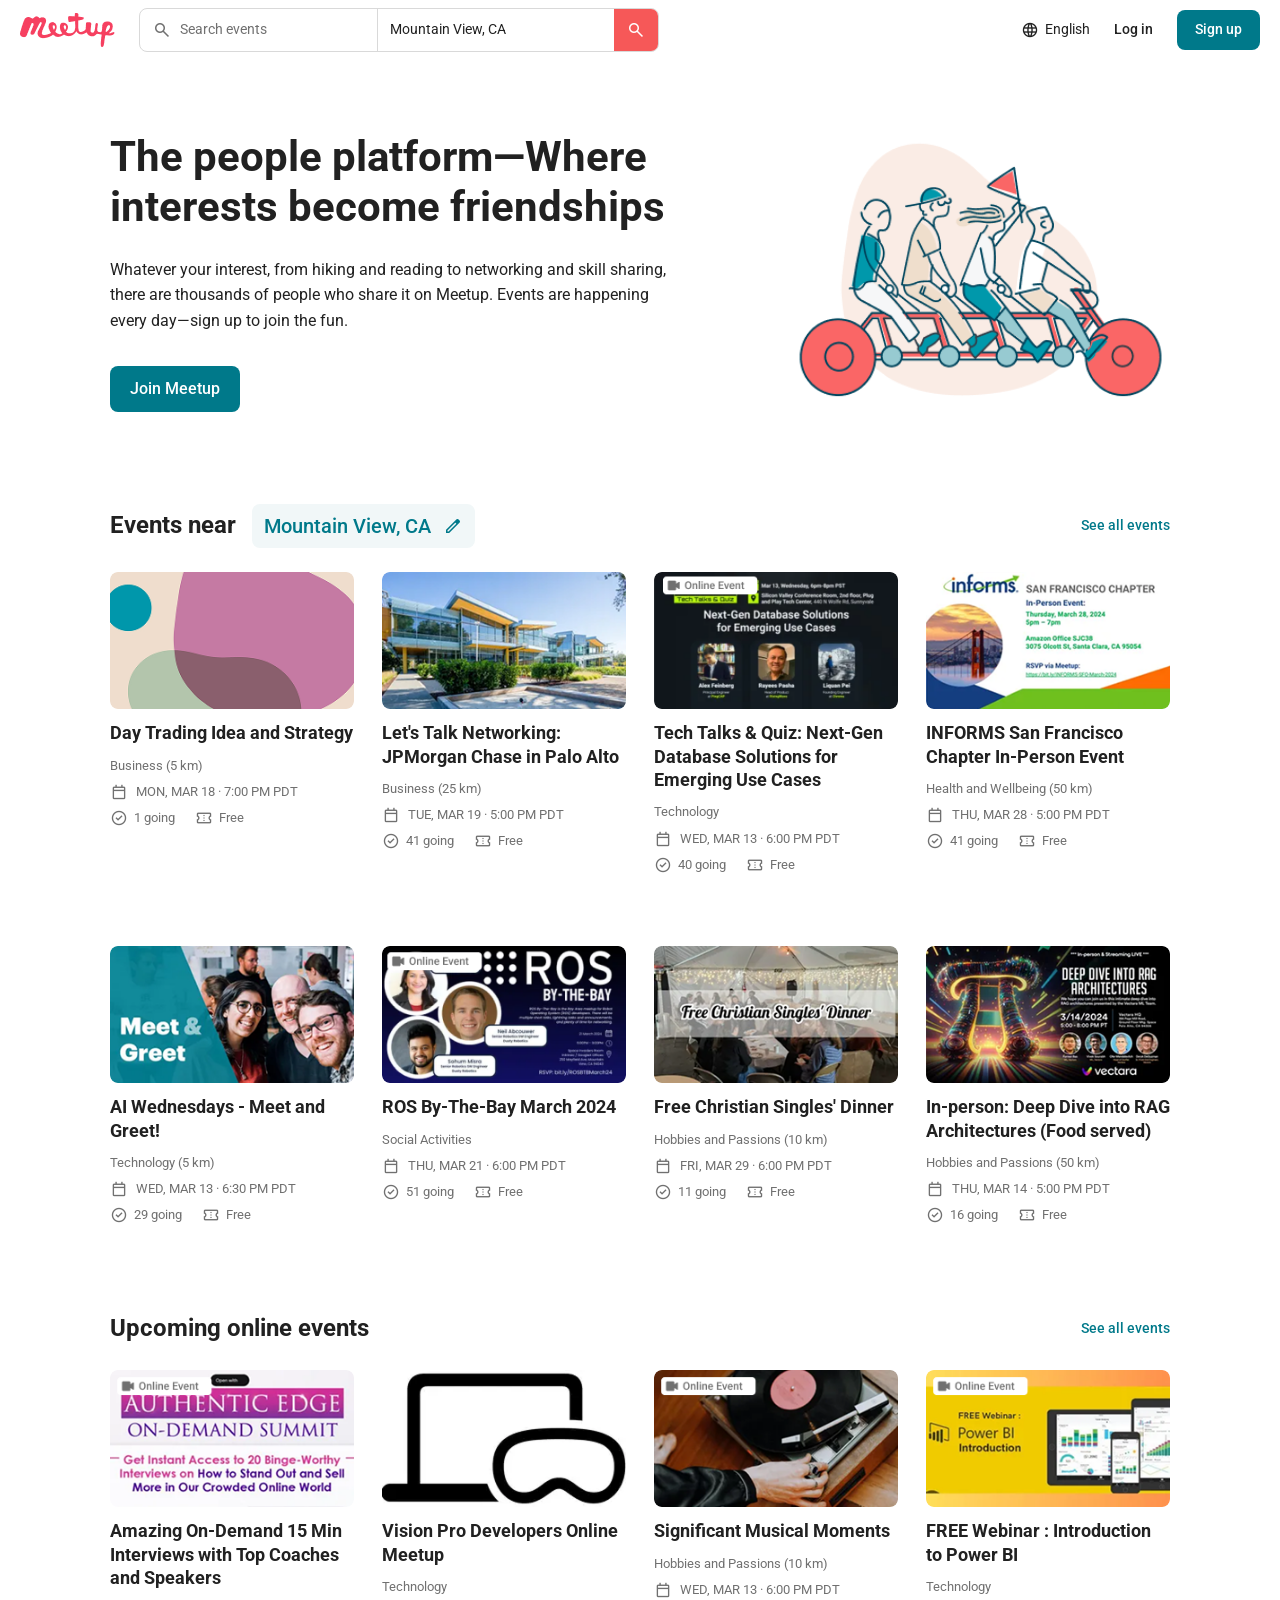
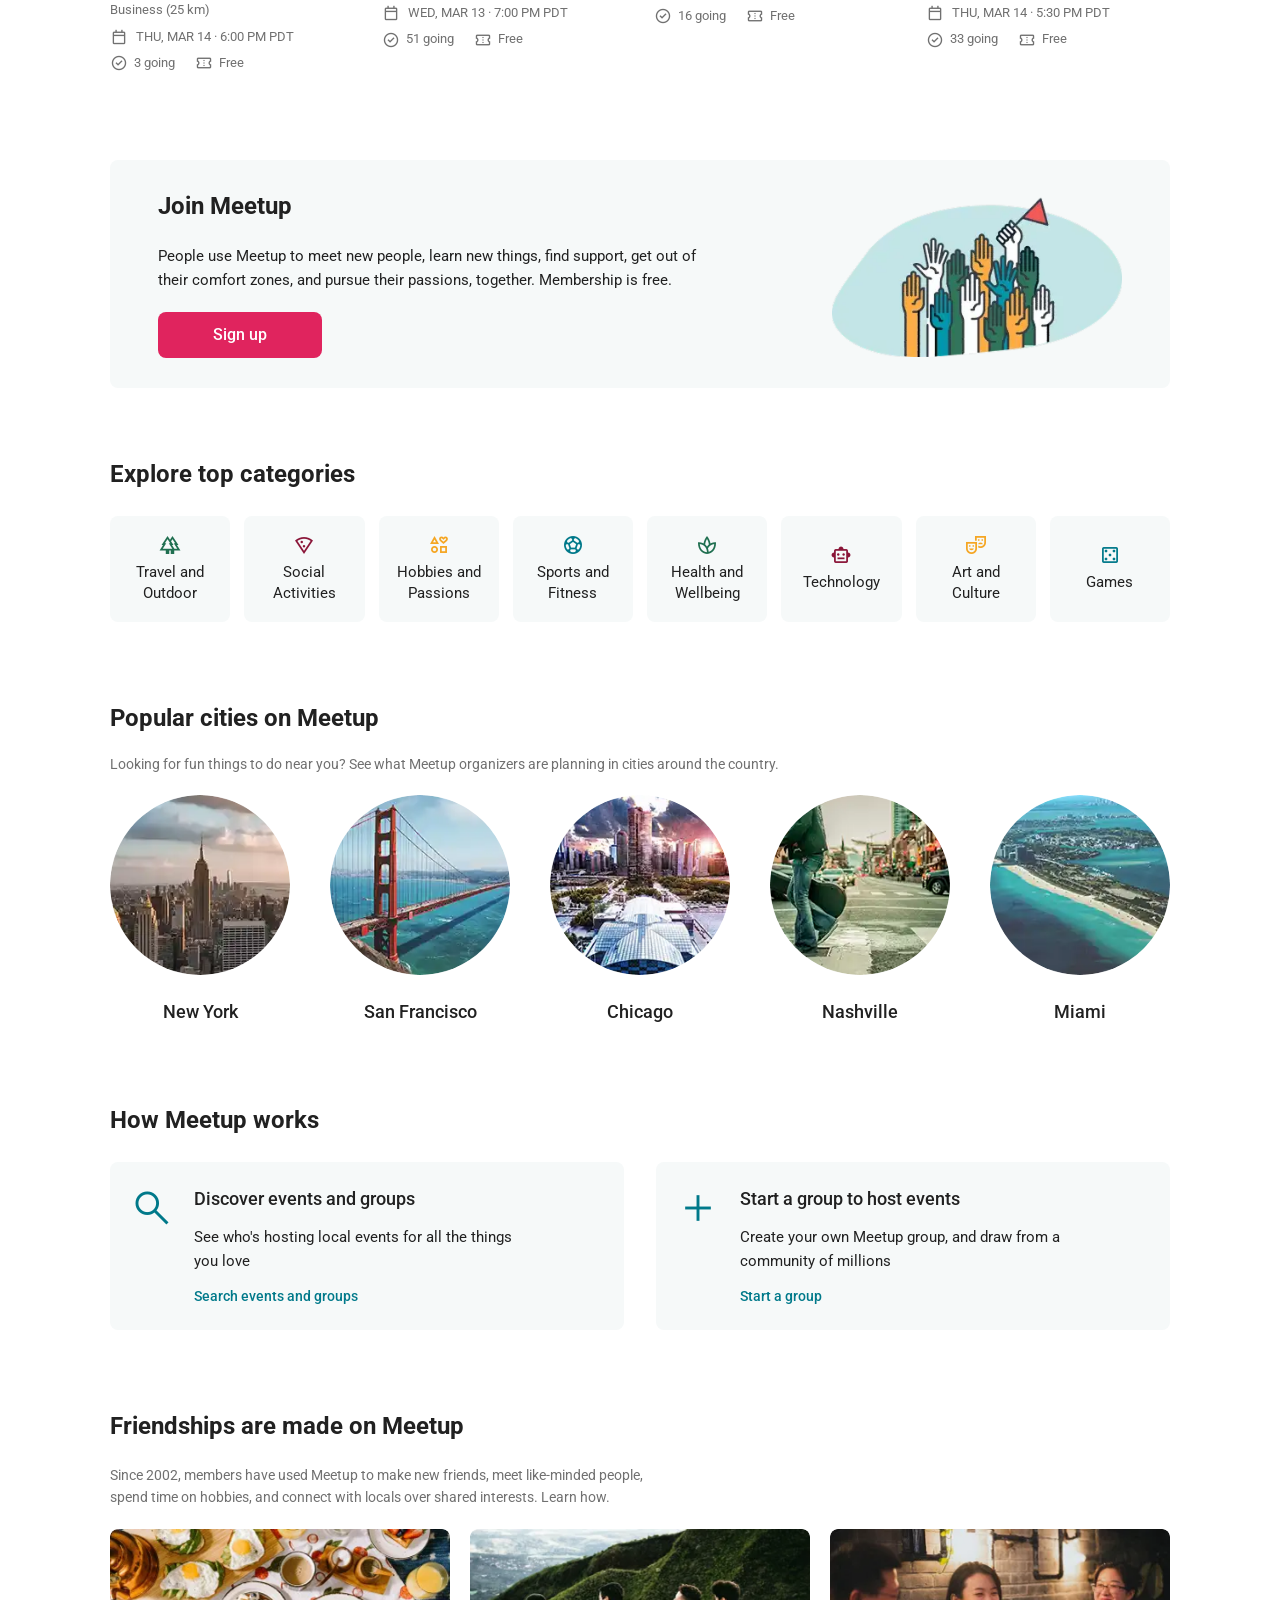
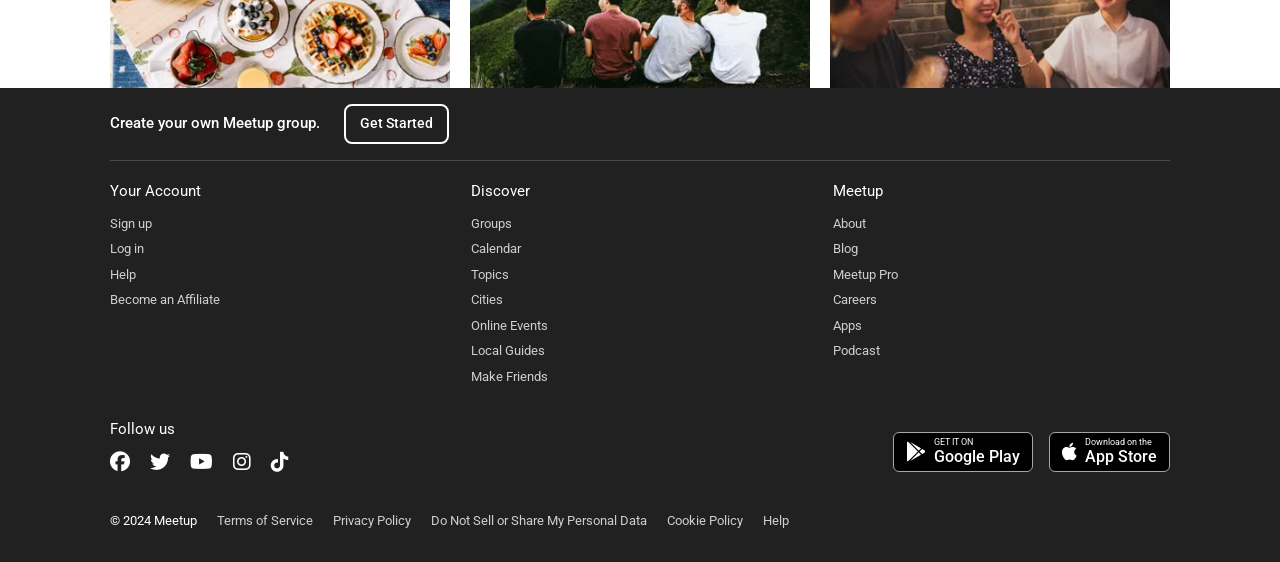
<file: index.html>
<!DOCTYPE html>
<html lang="en">
<head>
    <meta charset="UTF-8">
    <meta name="viewport" content="width=device-width, initial-scale=1.0">
    <title>Meetup</title>
    <link rel="icon" type="image/png" href="assets/icons/meetLogo.png">
    <link rel="preconnect" href="https://fonts.googleapis.com">
    <link rel="preconnect" href="https://fonts.gstatic.com" crossorigin>
    <link rel="stylesheet" href="https://fonts.googleapis.com/css2?family=Roboto:ital,wght@0,400;0,500;0,700;1,700&display=swap">
    <link rel="stylesheet" href="https://fonts.googleapis.com/css2?family=Material+Symbols+Outlined">
    <link rel="stylesheet" href="https://cdnjs.cloudflare.com/ajax/libs/font-awesome/6.5.2/css/all.min.css">
    <link rel="stylesheet" href="css/style.css">
</head>
<body>
    <header class="header" id="header"></header>

    <main>
        <section class="hero" id="hero"></section>
        <section class="events" id="events"></section>
        <section class="events" id="online-events"></section>
        <section class="join" id="join"></section>
        <section class="categories" id="categories"></section>
        <section class="cities" id="cities"></section>
        <section class="how-works" id="how-works"></section>
        <section class="friendships" id="friendships"></section>
    </main>

    <footer class="footer" id="footer"></footer>

    <script src="js/common.js"></script>
    <script src="js/main.js"></script>
</body>
</html>
</file>
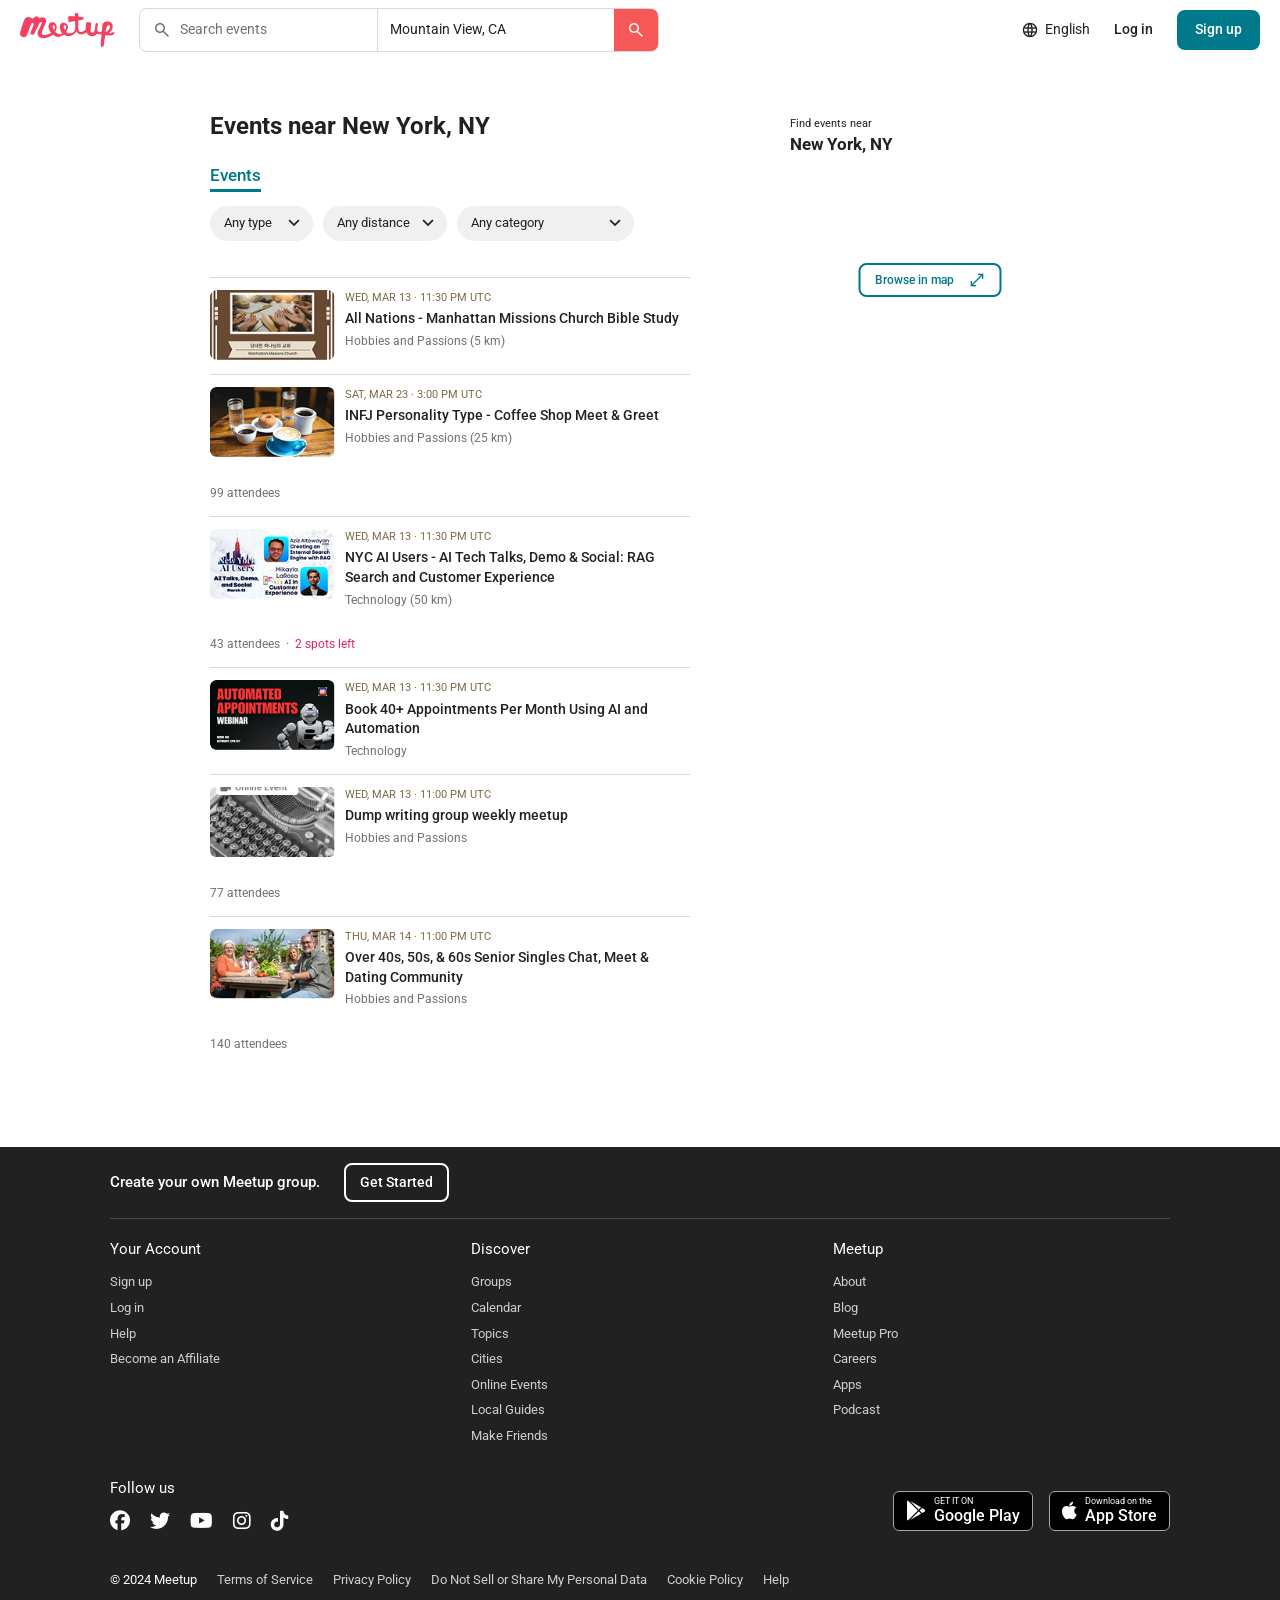
<file: events.html>
<!DOCTYPE html>
<html lang="en">
<head>
    <meta charset="UTF-8">
    <meta name="viewport" content="width=device-width, initial-scale=1.0">
    <title>Events near New York, NY | Meetup</title>
    <link rel="icon" type="image/png" href="assets/icons/meetLogo.png">
    <link rel="preconnect" href="https://fonts.googleapis.com">
    <link rel="preconnect" href="https://fonts.gstatic.com" crossorigin>
    <link rel="stylesheet" href="https://fonts.googleapis.com/css2?family=Roboto:ital,wght@0,400;0,500;0,700;1,700&display=swap">
    <link rel="stylesheet" href="https://fonts.googleapis.com/css2?family=Material+Symbols+Outlined">
    <link rel="stylesheet" href="https://cdnjs.cloudflare.com/ajax/libs/font-awesome/6.5.2/css/all.min.css">
    <link rel="stylesheet" href="css/style.css">
    <link rel="stylesheet" href="css/events.css">
</head>
<body>
    <header class="header" id="header"></header>

    <main class="search-page" id="search-page"></main>

    <footer class="footer" id="footer"></footer>

    <script src="js/common.js"></script>
    <script src="js/events.js"></script>
</body>
</html>
</file>
<file: css/style.css>
:root {
    --color-primary: #00798a;
    --color-primary-hover: #006473;
    --color-accent: #f65858;
    --color-logo: #f64060;
    --color-text: #212121;
    --color-text-muted: #707070;
    --color-border: #d9d9d9;
    --color-bg-soft: #f1f7f8;
    --color-placeholder: #e5e5e5;
    --color-pink: #e0245e;
    --color-pink-hover: #c51d51;
    --color-bg-light: #f6f9f9;

    --font-main: "Roboto", "Helvetica Neue", Arial, sans-serif;
    --container: 1100px;
    --radius: 8px;
}

*,
*::before,
*::after {
    box-sizing: border-box;
    margin: 0;
    padding: 0;
}

body {
    font-family: var(--font-main);
    font-size: 14px;
    line-height: 1.4;
    color: var(--color-text);
    background: #fff;
}

a {
    color: inherit;
    text-decoration: none;
}

button,
input {
    font: inherit;
    color: inherit;
    border: none;
    background: none;
}

button {
    cursor: pointer;
}

img {
    display: block;
    max-width: 100%;
}

.container {
    max-width: var(--container);
    margin: 0 auto;
    padding: 0 20px;
}

.placeholder {
    background: var(--color-placeholder);
}

/* Material Symbols */
.m-icon {
    font-size: 18px;
    flex-shrink: 0;
}

.events__location .m-icon {
    font-size: 20px;
}

/* Кнопки */
.btn {
    display: inline-block;
    padding: 12px 20px;
    border-radius: var(--radius);
    background: var(--color-primary);
    color: #fff;
    font-weight: 500;
    font-size: 16px;
    transition: background 0.2s;
}

.btn:hover {
    background: var(--color-primary-hover);
}

.btn--small {
    padding: 10px 18px;
    font-size: 14px;
}

/* ---------- Header ---------- */
.header__inner {
    display: flex;
    align-items: center;
    gap: 24px;
    padding: 8px 20px;
}

.header__logo {
    font-size: 30px;
    font-weight: 700;
    font-style: italic;
    color: var(--color-logo);
    flex-shrink: 0;
}

.header__logo-img {
    height: 34px;
    width: auto;
}

.search {
    display: flex;
    align-items: stretch;
    flex: 0 1 520px;
    height: 44px;
    border: 1px solid var(--color-border);
    border-radius: var(--radius);
    overflow: hidden;
}

.search__field {
    display: flex;
    align-items: center;
    gap: 8px;
    flex: 1;
    padding: 0 12px;
    border-right: 1px solid var(--color-border);
}

.search__icon {
    font-size: 20px;
    color: var(--color-text-muted);
}

.search__btn-icon {
    font-size: 20px;
    color: #fff;
}

.search__input {
    width: 100%;
    outline: none;
}

.search__input::placeholder {
    color: var(--color-text-muted);
}

.search__location {
    flex: 1;
    padding: 0 12px;
}

.search__btn {
    display: flex;
    align-items: center;
    justify-content: center;
    width: 44px;
    background: var(--color-accent);
}

.header__nav {
    display: flex;
    align-items: center;
    gap: 24px;
    margin-left: auto;
}

.header__lang {
    display: flex;
    align-items: center;
    gap: 6px;
}

.header__login {
    font-weight: 500;
}

/* ---------- Hero ---------- */
.hero {
    padding: 70px 0 90px;
}

.hero__inner {
    display: flex;
    align-items: center;
    justify-content: space-between;
    gap: 40px;
}

.hero__content {
    max-width: 560px;
}

.hero__title {
    font-size: 42px;
    line-height: 1.2;
    font-weight: 700;
    margin-bottom: 24px;
}

.hero__text {
    font-size: 16px;
    line-height: 1.6;
    margin-bottom: 32px;
}

.hero__image {
    width: 400px;
    height: auto;
    flex-shrink: 0;
    object-fit: contain;
}

/* Ссылка на картинке работает только на мобилке, на десктопе для этого есть кнопка */
.hero__image-link {
    display: block;
    flex-shrink: 0;
    pointer-events: none;
}

.hero__image.placeholder {
    height: 280px;
}

/* ---------- Events ---------- */
.events {
    padding-bottom: 80px;
}

.events__head {
    display: flex;
    align-items: center;
    justify-content: space-between;
    gap: 16px;
    margin-bottom: 24px;
}

.events__head-left {
    display: flex;
    align-items: center;
    gap: 16px;
    flex-wrap: wrap;
}

.events__title {
    font-size: 24px;
    font-weight: 700;
}

.events__location {
    display: flex;
    align-items: center;
    gap: 12px;
    padding: 8px 12px;
    border-radius: var(--radius);
    background: var(--color-bg-soft);
    color: var(--color-primary);
    font-size: 20px;
    font-weight: 500;
}

.events__see-all {
    color: var(--color-primary);
    font-weight: 500;
}

.events__see-all:hover {
    text-decoration: underline;
}

.events__list {
    display: grid;
    grid-template-columns: repeat(4, 1fr);
    gap: 64px 28px;
}

.event-card {
    display: flex;
    flex-direction: column;
}

.event-card__media {
    margin-bottom: 12px;
}

.event-card__image {
    width: 100%;
    aspect-ratio: 16 / 9;
    object-fit: cover;
    border-radius: var(--radius);
}

.event-card__title {
    font-size: 18px;
    line-height: 1.3;
    font-weight: 700;
    margin-bottom: 12px;
}

.event-card__category {
    color: var(--color-text-muted);
    font-size: 13px;
    margin-bottom: 8px;
}

.event-card__row {
    display: flex;
    align-items: center;
    gap: 8px;
    font-size: 13px;
    color: var(--color-text-muted);
    margin-bottom: 8px;
}

.event-card__meta {
    display: flex;
    align-items: center;
    gap: 6px;
    margin-right: 12px;
}

/* Элементы для мобильной версии */
.event-card__online,
.event-card__attendees {
    display: none;
}

/* ---------- Join Meetup ---------- */
.btn--pink {
    background: var(--color-pink);
}

.btn--pink:hover {
    background: var(--color-pink-hover);
}

.join {
    padding-bottom: 70px;
}

.join__banner {
    display: flex;
    align-items: center;
    justify-content: space-between;
    gap: 40px;
    padding: 30px 48px;
    border-radius: var(--radius);
    background: var(--color-bg-light);
}

.join__content {
    max-width: 560px;
}

.join__title {
    font-size: 24px;
    font-weight: 700;
    margin-bottom: 20px;
}

.join__text {
    font-size: 15px;
    line-height: 1.6;
    margin-bottom: 20px;
}

.join__btn {
    min-width: 164px;
    text-align: center;
}

.join__image {
    width: 290px;
    height: auto;
    flex-shrink: 0;
    object-fit: contain;
}

.join__image.placeholder {
    height: 150px;
}

/* ---------- Categories ---------- */
.categories {
    padding-bottom: 80px;
}

.categories__list {
    display: grid;
    grid-template-columns: repeat(8, 1fr);
    gap: 14px;
}

.category-card {
    display: flex;
    flex-direction: column;
    align-items: center;
    justify-content: center;
    gap: 6px;
    min-height: 96px;
    padding: 18px 10px;
    border-radius: var(--radius);
    background: var(--color-bg-light);
    text-align: center;
    font-size: 15px;
    line-height: 1.4;
    transition: background 0.2s;
}

.category-card:hover {
    background: var(--color-bg-soft);
}

/* ограничиваем ширину, чтобы названия переносились одинаково */
.category-card__title {
    max-width: 95px;
}

.category-card__icon {
    font-size: 22px;
    width: 22px;
    height: 22px;
}

/* Общий заголовок секции */
.section-title {
    font-size: 24px;
    font-weight: 700;
    margin-bottom: 24px;
}

/* ---------- Popular cities ---------- */
.cities {
    padding-bottom: 80px;
}

.cities .section-title {
    margin-bottom: 20px;
}

.cities__subtitle {
    color: var(--color-text-muted);
    margin-bottom: 20px;
}

.cities__list {
    display: grid;
    grid-template-columns: repeat(5, 1fr);
    gap: 40px;
}

.city-card {
    display: flex;
    flex-direction: column;
    align-items: center;
    gap: 24px;
}

.city-card__image {
    width: 100%;
    aspect-ratio: 1 / 1;
    border-radius: 50%;
    object-fit: cover;
}

.city-card__name {
    font-size: 18px;
    font-weight: 500;
}

.city-card:hover .city-card__name {
    text-decoration: underline;
}

/* ---------- How Meetup works ---------- */
.how-works {
    padding-bottom: 80px;
}

.how-works__list {
    display: grid;
    grid-template-columns: repeat(2, 1fr);
    gap: 32px;
}

.how-card {
    display: flex;
    align-items: flex-start;
    gap: 20px;
    padding: 24px 24px 24px 20px;
    border-radius: var(--radius);
    background: var(--color-bg-light);
}

.how-card__icon {
    font-size: 44px;
    color: var(--color-primary);
    flex-shrink: 0;
}

.how-card__content {
    max-width: 330px;
}

.how-card__title {
    font-size: 18px;
    font-weight: 500;
    margin-bottom: 14px;
}

.how-card__text {
    font-size: 15px;
    line-height: 1.6;
    margin-bottom: 14px;
}

.how-card__link {
    color: var(--color-primary);
    font-weight: 500;
}

.how-card__link:hover {
    text-decoration: underline;
}

/* ---------- Friendships ---------- */

.friendships {
    padding-bottom: 0;
}

.friendships .section-title {
    margin-bottom: 20px;
}

.friendships__text {
    max-width: 560px;
    color: var(--color-text-muted);
    line-height: 1.6;
    margin-bottom: 20px;
}

.friendships__link {
    color: var(--color-text-muted);
}

.friendships__link:hover {
    text-decoration: underline;
}

.friendships__list {
    display: grid;
    grid-template-columns: repeat(3, 1fr);
    gap: 20px;
}

.friendships__image {
    width: 100%;
    aspect-ratio: 376 / 191.5;
    object-fit: cover;
    border-radius: var(--radius);
}

/* Текст карточки — только для мобилки */
.friendship-card__body {
    display: none;
}

/* ---------- Footer ---------- */
.footer {
    position: relative;
    z-index: 1;
    margin-top: -14px;
    background: #212121;
    color: #fff;
    padding: 16px 0 32px;
}

.footer__top {
    display: flex;
    align-items: center;
    gap: 24px;
    padding-bottom: 16px;
    border-bottom: 1px solid #4a4a4a;
    margin-bottom: 20px;
}

.footer__cta {
    font-size: 15px;
    font-weight: 500;
}

.footer__btn {
    padding: 8px 14px;
    border: 2px solid #fff;
    border-radius: var(--radius);
    font-weight: 500;
    transition: background 0.2s, color 0.2s;
}

.footer__btn:hover {
    background: #fff;
    color: #212121;
}

.footer__columns {
    display: grid;
    grid-template-columns: repeat(3, 1fr);
    gap: 24px;
    margin-bottom: 32px;
}

.footer__column-title {
    font-size: 15px;
    font-weight: 400;
    margin-bottom: 12px;
}

.footer__links {
    list-style: none;
}

.footer__links li + li {
    margin-top: 6px;
}

.footer__link,
.footer__bottom-link {
    font-size: 13px;
    color: #cfcfcf;
}

.footer__link:hover,
.footer__bottom-link:hover {
    color: #fff;
    text-decoration: underline;
}

.footer__middle {
    display: flex;
    align-items: flex-end;
    justify-content: space-between;
    flex-wrap: wrap;
    gap: 24px;
    margin-bottom: 40px;
}

.footer__socials {
    display: flex;
    align-items: center;
    gap: 20px;
}

.footer__social-icon {
    display: block;
    font-size: 20px;
    transition: opacity 0.2s;
}

.footer__social:hover .footer__social-icon {
    opacity: 0.7;
}

.footer__apps {
    display: flex;
    gap: 16px;
}

/* Бейджи магазинов приложений */
.footer__app {
    display: flex;
    align-items: center;
    gap: 8px;
    height: 40px;
    padding: 0 12px;
    border: 1px solid #a6a6a6;
    border-radius: 6px;
    background: #000;
}

.footer__app:hover {
    border-color: #fff;
}

.footer__app-icon {
    font-size: 20px;
}

.footer__app-text {
    display: flex;
    flex-direction: column;
    line-height: 1.1;
}

.footer__app-caption {
    font-size: 9px;
}

.footer__app-name {
    font-size: 16px;
    font-weight: 500;
}

.footer__bottom {
    display: flex;
    align-items: center;
    flex-wrap: wrap;
    gap: 10px 20px;
    font-size: 13px;
}

/* ---------- Адаптив ---------- */
@media (max-width: 1024px) {
    .events__list {
        grid-template-columns: repeat(2, 1fr);
    }

    .categories__list {
        grid-template-columns: repeat(4, 1fr);
    }

    .join__image {
        width: 220px;
    }

    .cities__list {
        grid-template-columns: repeat(3, 1fr);
    }

    .hero__image {
        width: 280px;
    }
}

@media (max-width: 768px) {
    .header__inner {
        flex-wrap: wrap;
        row-gap: 12px;
        padding: 12px 20px;
    }

    .header__nav {
        gap: 20px;
    }

    .header__lang,
    .header__login {
        font-size: 15px;
    }

    .search {
        order: 3;
        flex-basis: 100%;
        height: 50px;
    }

    .search__field {
        border-right: none;
    }

    .search__input {
        font-size: 18px;
    }

    .search__icon {
        font-size: 24px;
    }

    .search__location {
        display: none;
    }

    .search__btn {
        width: 50px;
    }

    /* Hero */
    .hero {
        padding: 30px 0 50px;
    }

    .hero__inner {
        flex-direction: column;
        align-items: flex-start;
        gap: 24px;
    }

    .hero__title {
        font-size: 30px;
        margin-bottom: 0;
    }

    .hero__text {
        font-size: 15px;
        line-height: 2;
        margin-bottom: 0;
    }

    /* Порядок: текст, картинка, кнопка по центру под картинкой */
    .hero__content {
        display: contents;
    }

    .hero__image-link {
        order: 1;
        align-self: center;
        pointer-events: auto;
    }

    .hero__content .btn {
        order: 2;
        align-self: center;
        padding: 14px 32px;
        font-size: 18px;
    }

    /* Events */
    .events {
        padding-bottom: 40px;
    }

    .events__head {
        padding-bottom: 12px;
        margin-bottom: 0;
        border-bottom: 1px solid var(--color-border);
    }

    .events__title {
        font-size: 28px;
        font-weight: 500;
    }

    .events__see-all {
        display: none;
    }

    .events__list {
        grid-template-columns: 1fr;
        gap: 0;
    }

    .event-card {
        display: grid;
        grid-template-columns: 120px 1fr;
        grid-template-areas:
            "media date"
            "media title"
            "media category"
            "media online"
            "attendees attendees";
        align-content: start;
        column-gap: 10px;
        padding: 16px 0 24px;
        border-bottom: 1px solid var(--color-border);
    }

    .event-card__media {
        grid-area: media;
        align-self: start;
        margin-bottom: 0;
    }

    .event-card__image {
        aspect-ratio: 16 / 9;
    }

    .event-card__date {
        grid-area: date;
        margin-bottom: 6px;
        color: #7c6a46;
    }

    .event-card__date .m-icon,
    .event-card__info {
        display: none;
    }

    .event-card__title {
        grid-area: title;
        font-size: 15px;
        font-weight: 500;
        margin-bottom: 4px;
    }

    .event-card__category {
        grid-area: category;
        margin-bottom: 2px;
    }

    .event-card__online {
        grid-area: online;
        display: flex;
        align-items: center;
        gap: 4px;
        font-size: 11px;
        color: var(--color-text);
    }

    .event-card__online .m-icon {
        font-size: 16px;
        color: var(--color-text-muted);
    }

    .event-card__attendees {
        grid-area: attendees;
        display: block;
        margin-top: 36px;
        font-size: 13px;
        color: var(--color-text-muted);
    }

    /* Join Meetup */
    .join {
        padding-bottom: 20px;
    }

    .join__banner {
        flex-direction: column;
        align-items: stretch;
        gap: 16px;
        padding: 20px 12px;
    }

    .join__content {
        display: contents;
    }

    .join__title {
        order: 1;
        margin-bottom: 0;
    }

    .join__image {
        order: 2;
        align-self: center;
        width: 260px;
    }

    .join__text {
        order: 3;
        font-size: 13px;
        line-height: 1.9;
        margin-bottom: 0;
    }

    .join__btn {
        order: 4;
        align-self: center;
        min-width: 175px;
    }

    /* Categories */
    .categories__list {
        grid-template-columns: repeat(2, 1fr);
        gap: 22px;
        padding: 0 16px;
    }

    .category-card {
        min-height: 100px;
        font-size: 16px;
        justify-content: flex-start;
    }

    /* Popular cities */
    .cities {
        padding-bottom: 50px;
    }

    .cities .section-title {
        margin-bottom: 12px;
    }

    .cities__subtitle {
        line-height: 1.9;
        margin-bottom: 8px;
    }

    .cities__list {
        grid-template-columns: repeat(2, 1fr);
        gap: 24px 16px;
    }

    .city-card {
        gap: 20px;
    }

    .city-card:nth-child(n + 5) {
        display: none;
    }

    /* How Meetup works */
    .how-works__list {
        gap: 16px;
    }

    .how-card {
        padding: 20px 14px;
        gap: 16px;
    }

    .how-card__icon {
        font-size: 36px;
    }

    .how-card__title {
        font-size: 15px;
        margin-bottom: 10px;
    }

    .how-card__text {
        font-size: 13px;
        margin-bottom: 10px;
    }

    .how-card__link {
        font-size: 13px;
    }

    /* Friendships */
    .friendships {
        padding-bottom: 40px;
    }

    .friendships .section-title {
        font-size: 20px;
    }

    .friendships__text {
        display: none;
    }

    .friendships__list {
        gap: 40px;
    }

    .friendship-card__body {
        display: block;
        padding-top: 24px;
    }

    .friendship-card__title {
        font-size: 15px;
        font-weight: 500;
        line-height: 1.6;
        margin-bottom: 14px;
    }

    .friendship-card__text {
        font-size: 12px;
        line-height: 1.9;
        color: var(--color-text-muted);
        margin-bottom: 14px;
    }

    .friendship-card__link {
        font-size: 12px;
        color: var(--color-primary);
    }

    .friendship-card__link:hover {
        text-decoration: underline;
    }

    /* Footer */
    .footer {
        margin-top: 0;
        padding: 20px 0 30px;
    }

    .footer__top {
        justify-content: space-between;
        gap: 12px;
    }

    .footer__columns {
        gap: 8px;
        margin-bottom: 20px;
    }

    .footer__column-title {
        margin-bottom: 6px;
    }

    .footer__links li + li {
        margin-top: 4px;
    }

    .footer__middle {
        margin-bottom: 36px;
    }

    .footer__apps,
    .footer__bottom-link {
        display: none;
    }

    .how-works__list {
        grid-template-columns: 1fr;
    }

    .friendships__list {
        grid-template-columns: 1fr;
    }
}

@media (max-width: 480px) {
    .header__nav {
        gap: 14px;
    }
}
</file>
<file: css/events.css>
/* Стили страницы поиска ивентов */

.search-page {
    padding: 50px 0 80px;
}

.search-page__inner {
    display: flex;
    align-items: flex-start;
    justify-content: space-between;
    gap: 60px;
    max-width: 900px;
}

.search-page__content {
    flex: 1;
    max-width: 480px;
}

.search-page__title {
    font-size: 24px;
    font-weight: 700;
    margin-bottom: 20px;
}

/* ---------- Табы ---------- */
.tabs {
    display: flex;
    gap: 24px;
    margin-bottom: 14px;
}

.tabs__item {
    padding-bottom: 2px;
    font-size: 17px;
    font-weight: 500;
    color: var(--color-text-muted);
}

.tabs__item--active {
    color: var(--color-primary);
    border-bottom: 3px solid var(--color-primary);
}

/* ---------- Фильтры ---------- */
.filters {
    display: flex;
    flex-wrap: wrap;
    gap: 10px;
    margin-bottom: 36px;
}

/* Обёртка-кнопка, внутри select на всю площадь */
.filters__btn {
    position: relative;
    display: flex;
    align-items: center;
    border-radius: 20px;
    background: #f0f0f0;
    font-size: 13px;
    transition: background 0.2s;
}

.filters__btn:hover {
    background: #e4e4e4;
}

.filters__select {
    appearance: none;
    padding: 8px 36px 8px 14px;
    border: none;
    background: transparent;
    font: inherit;
    color: inherit;
    cursor: pointer;
    outline: none;
}

.filters__icon {
    position: absolute;
    right: 8px;
    font-size: 22px;
    pointer-events: none;
}

.event-rows__empty {
    padding: 24px 0;
    border-top: 1px solid var(--color-border);
    color: var(--color-text-muted);
}

/* ---------- Список ивентов ---------- */
.event-row {
    display: grid;
    grid-template-columns: 125px 1fr;
    column-gap: 10px;
    padding: 12px 0 14px;
    border-top: 1px solid var(--color-border);
}

.event-row__image {
    width: 100%;
    aspect-ratio: 16 / 9;
    object-fit: cover;
    border-radius: 6px;
}

.event-row__date {
    font-size: 11px;
    color: #7c6a46;
    margin-bottom: 4px;
}

.event-row__title {
    font-size: 14px;
    font-weight: 500;
    line-height: 1.4;
    margin-bottom: 4px;
}

.event-row__category {
    font-size: 12px;
    color: var(--color-text-muted);
}

.event-row__footer {
    grid-column: 1 / -1;
    margin-top: 28px;
    font-size: 12px;
    color: var(--color-text-muted);
}

.event-row__spots {
    color: var(--color-pink);
}

.event-row__spots::before {
    content: "·";
    margin: 0 6px;
    color: var(--color-text-muted);
}

.event-row__footer span:first-child.event-row__spots::before {
    content: none;
}

/* Только для мобильной версии */
.event-row__online {
    display: none;
}

/* ---------- Карта ---------- */
.map-card {
    flex-shrink: 0;
    width: 280px;
    padding-top: 6px;
}

.map-card__label {
    font-size: 11px;
    margin-bottom: 2px;
}

.map-card__city {
    font-size: 17px;
    font-weight: 700;
    margin-bottom: 8px;
}

.map-card__map {
    position: relative;
    border-radius: 12px;
    overflow: hidden;
}

/* Карта */
.map-card__image {
    display: block;
    width: 100%;
    height: 230px;
    border: 0;
    pointer-events: none;
    filter: blur(1.5px) saturate(0.7);
    opacity: 0.6;
}

.map-card__close {
    position: absolute;
    top: 6px;
    right: 6px;
    display: none; /* апдейт: в превью крестик скрыт, он нужен только для живой карты */
    color: var(--color-primary);
}

.map-card__close .material-symbols-outlined {
    font-size: 16px;
}

/* Живая карта: без размытия, реагирует на мышь; кнопка Browse скрыта, крестик для скрытия */
.map-card__map--active .map-card__image {
    pointer-events: auto;
    filter: none;
    opacity: 1;
}

.map-card__map--active .map-card__browse {
    display: none;
}

.map-card__map--active .map-card__close {
    display: flex;
    padding: 2px;
    border-radius: 50%;
    background: #fff;
    box-shadow: 0 1px 4px rgba(0, 0, 0, 0.3);
}

.map-card__map--active .map-card__close .material-symbols-outlined {
    font-size: 18px;
}

.map-card__browse {
    position: absolute;
    top: 50%;
    left: 50%;
    transform: translate(-50%, -50%);
    display: flex;
    align-items: center;
    gap: 14px;
    padding: 6px 14px;
    border: 2px solid var(--color-primary);
    border-radius: var(--radius);
    background: #fff;
    color: var(--color-primary);
    font-size: 12px;
    font-weight: 500;
    white-space: nowrap;
}

.map-card__browse .material-symbols-outlined {
    font-size: 18px;
}

/* На этой странице футер не наезжает на контент  */
.footer {
    margin-top: 0;
}

/* ---------- Адаптив ---------- */
/* Планшет: десктопная раскладка */
@media (max-width: 1024px) {
    .search-page {
        padding-top: 40px;
    }

    .search-page__inner {
        gap: 32px;
    }

    /* список той же ширины, что на десктопе (480px), сжимается только если не влезает */
    .search-page__content {
        min-width: 0;
    }

    .search-page__title {
        font-size: 22px;
    }

    .map-card {
        width: 240px;
    }

    .map-card__image {
        height: 200px;
    }
}

@media (max-width: 768px) {
    .search-page {
        padding: 24px 0 40px;
    }

    .search-page__content {
        max-width: none;
        width: 100%;
    }

    /* Карты в мобильном макете нет */
    .map-card {
        display: none;
    }

    .search-page__title {
        font-size: 26px;
        margin-bottom: 16px;
    }

    .tabs__item {
        font-size: 20px;
    }

    /* Фильтры в одну строку с горизонтальным скроллом */
    .filters {
        flex-wrap: nowrap;
        gap: 14px;
        overflow-x: auto;
        padding-bottom: 10px;
        margin-bottom: 36px;
    }

    .filters::-webkit-scrollbar {
        height: 6px;
    }

    .filters::-webkit-scrollbar-thumb {
        border-radius: 3px;
        background: #8a8a8a;
    }

    .filters__btn {
        flex-shrink: 0;
        font-size: 15px;
    }

    .filters__select {
        padding: 10px 44px 10px 20px;
    }

    .filters__icon {
        font-size: 26px;
    }

    /* Ивенты: компактные строки, без счётчика участников */
    .event-row {
        grid-template-columns: 105px 1fr;
        column-gap: 6px;
        padding: 16px 0 40px;
    }

    .event-row__date {
        font-size: 10px;
    }

    .event-row__title {
        font-size: 12px;
    }

    .event-row__category {
        font-size: 10px;
    }

    .event-row__online {
        display: flex;
        align-items: center;
        gap: 3px;
        margin-top: 2px;
        font-size: 10px;
    }

    .event-row__online .material-symbols-outlined {
        font-size: 13px;
        color: var(--color-text-muted);
    }

    .event-row__footer {
        display: none;
    }
}
</file>
